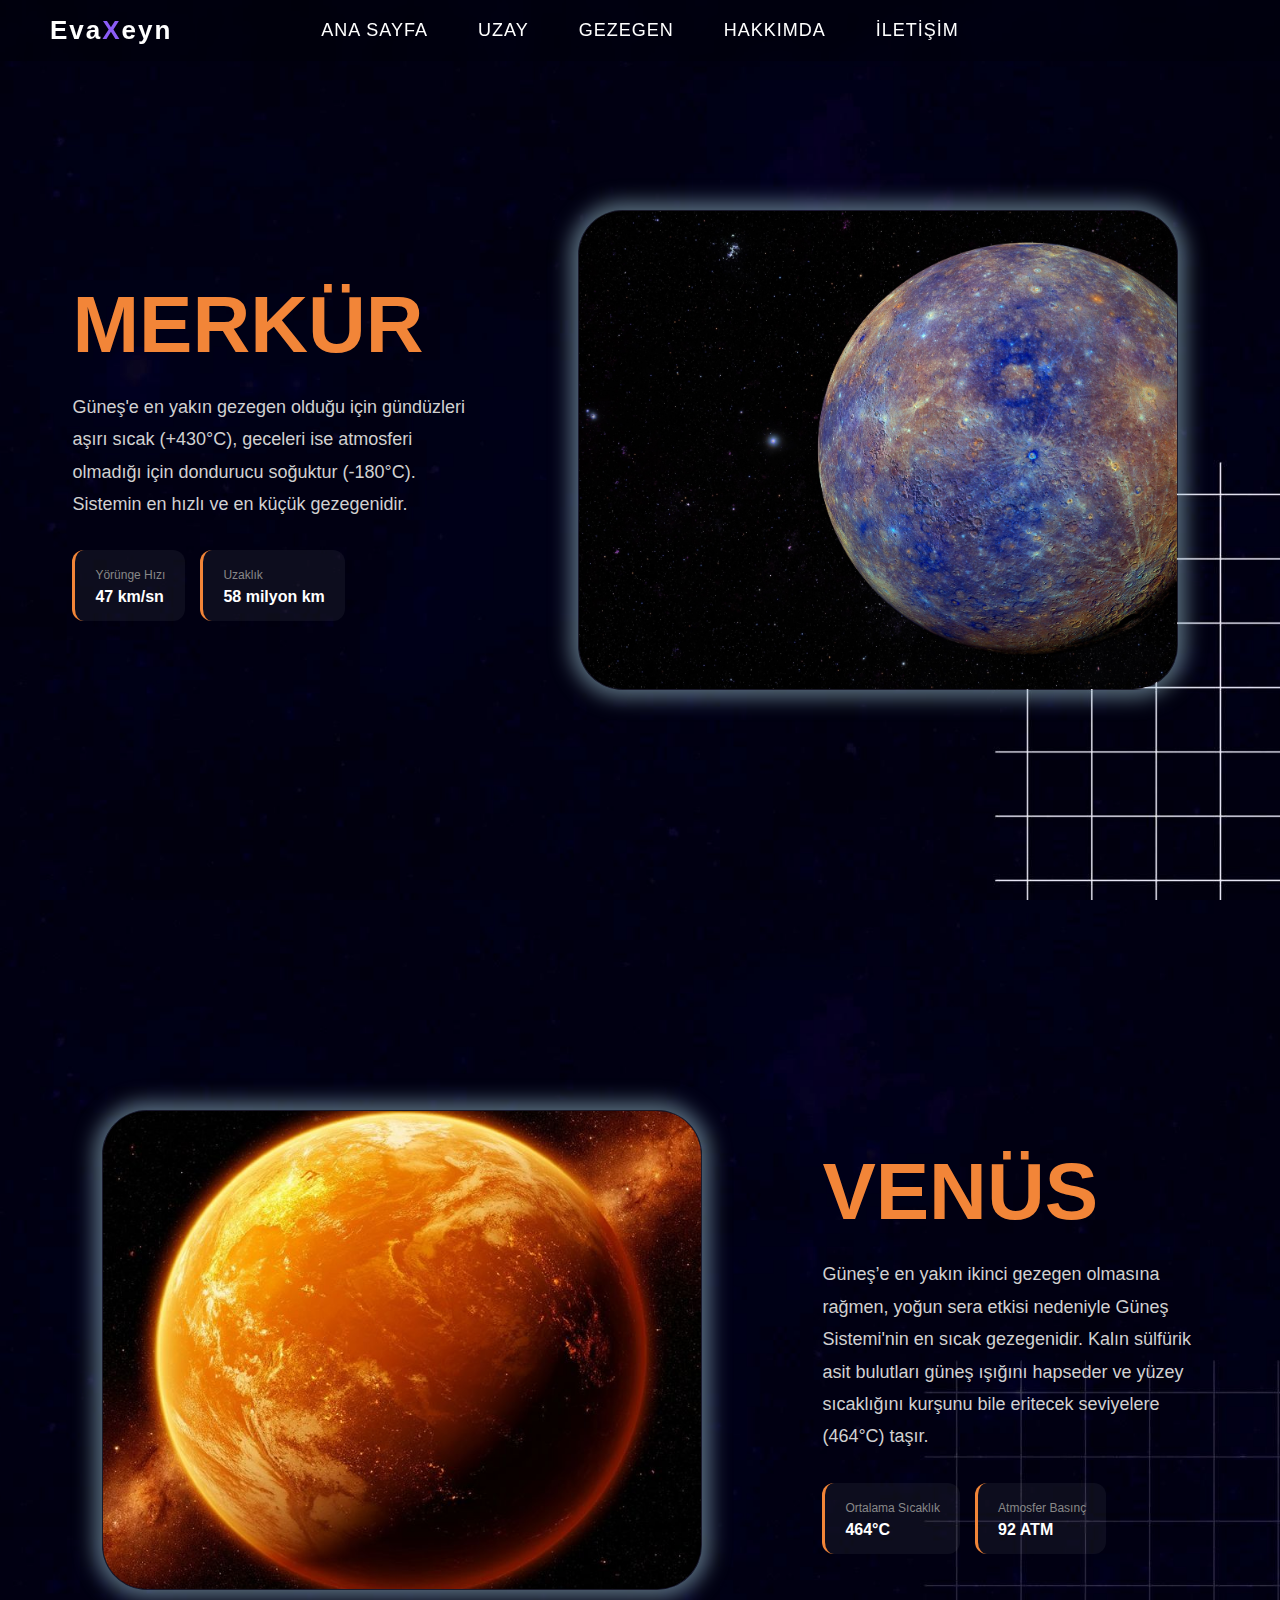
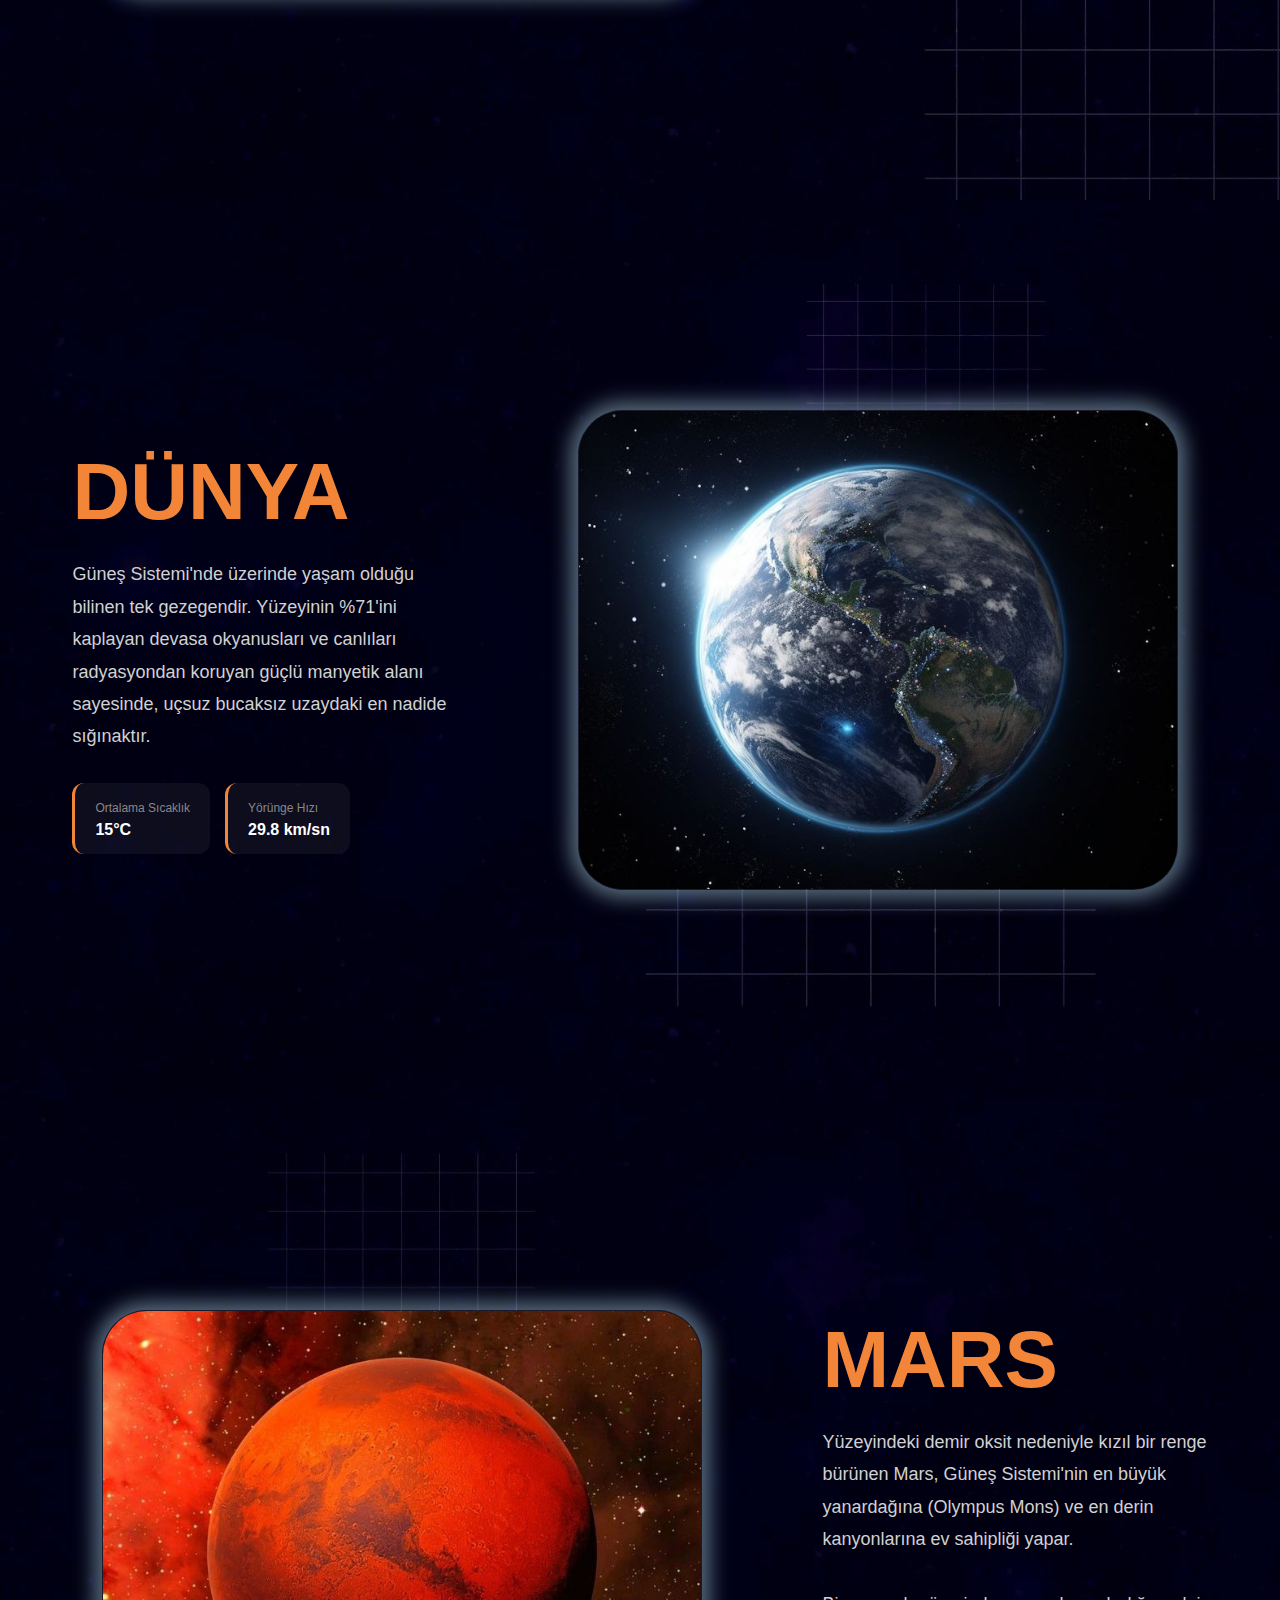
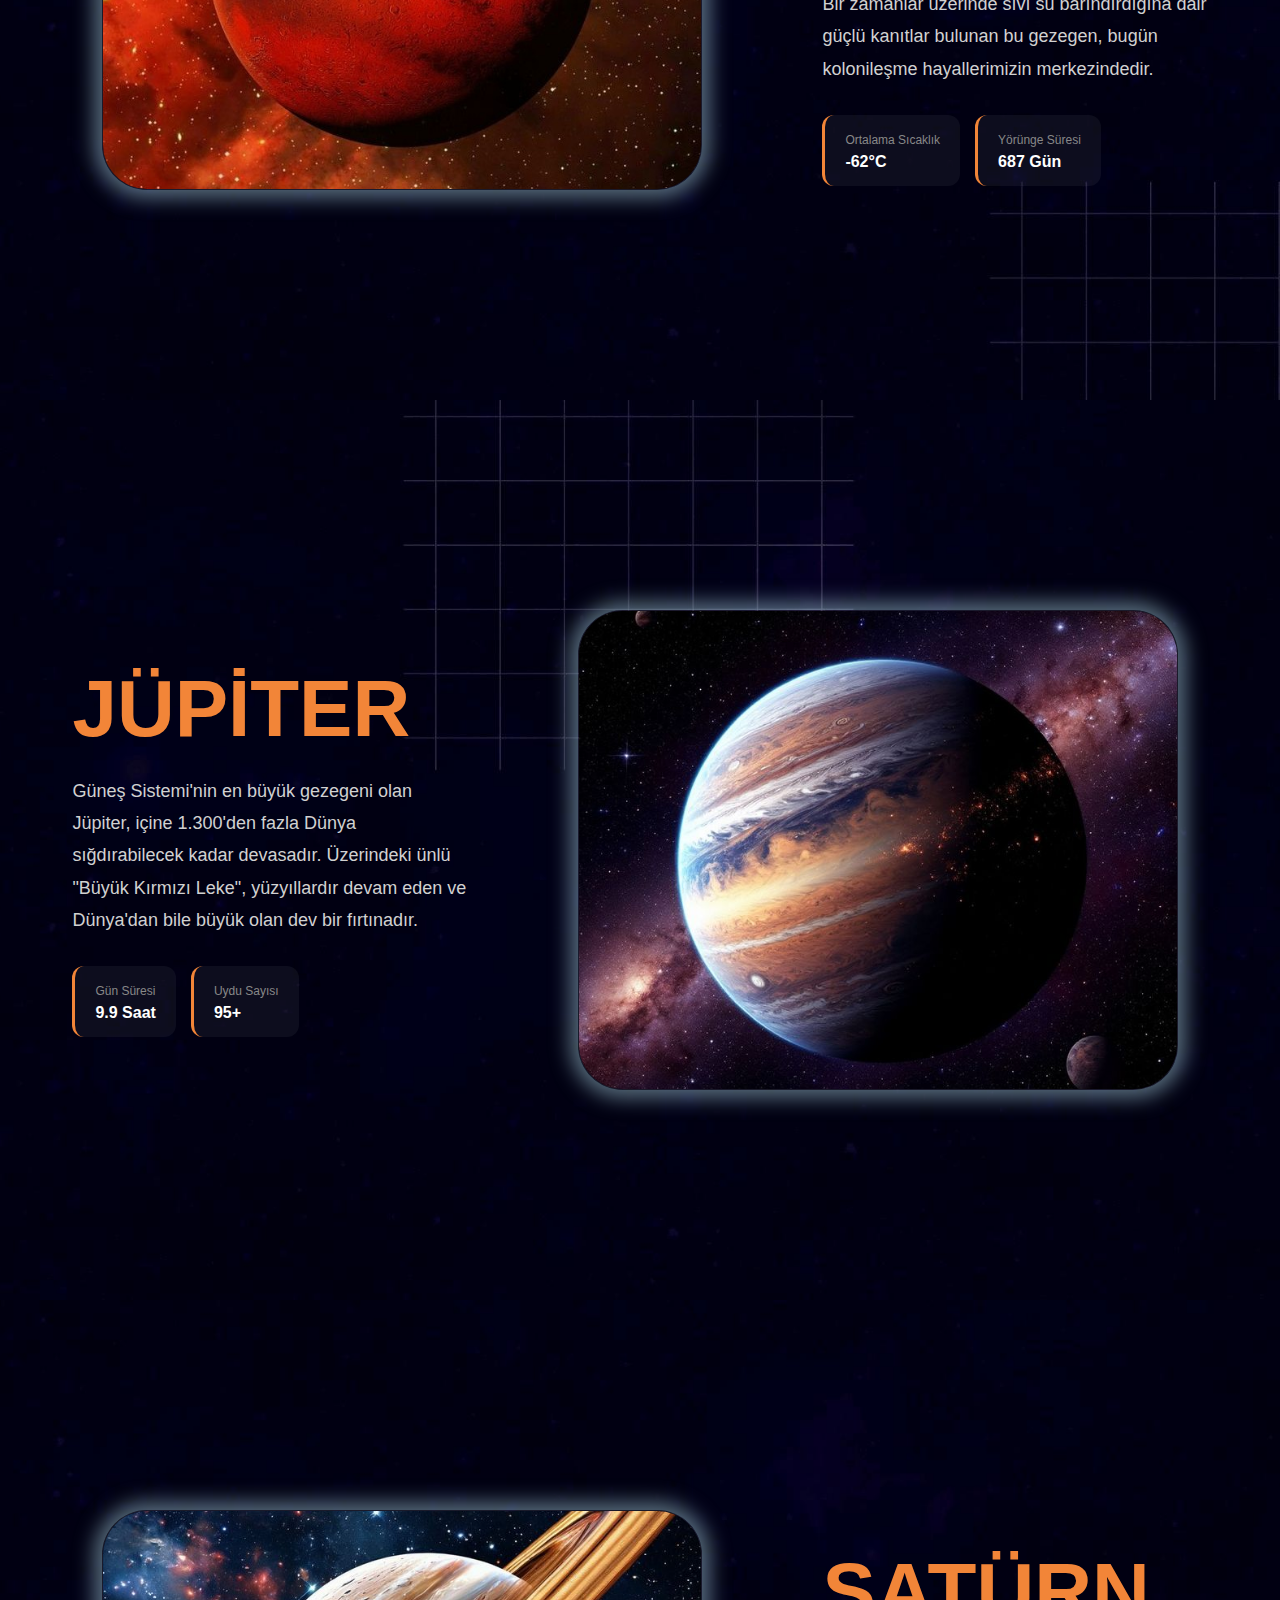
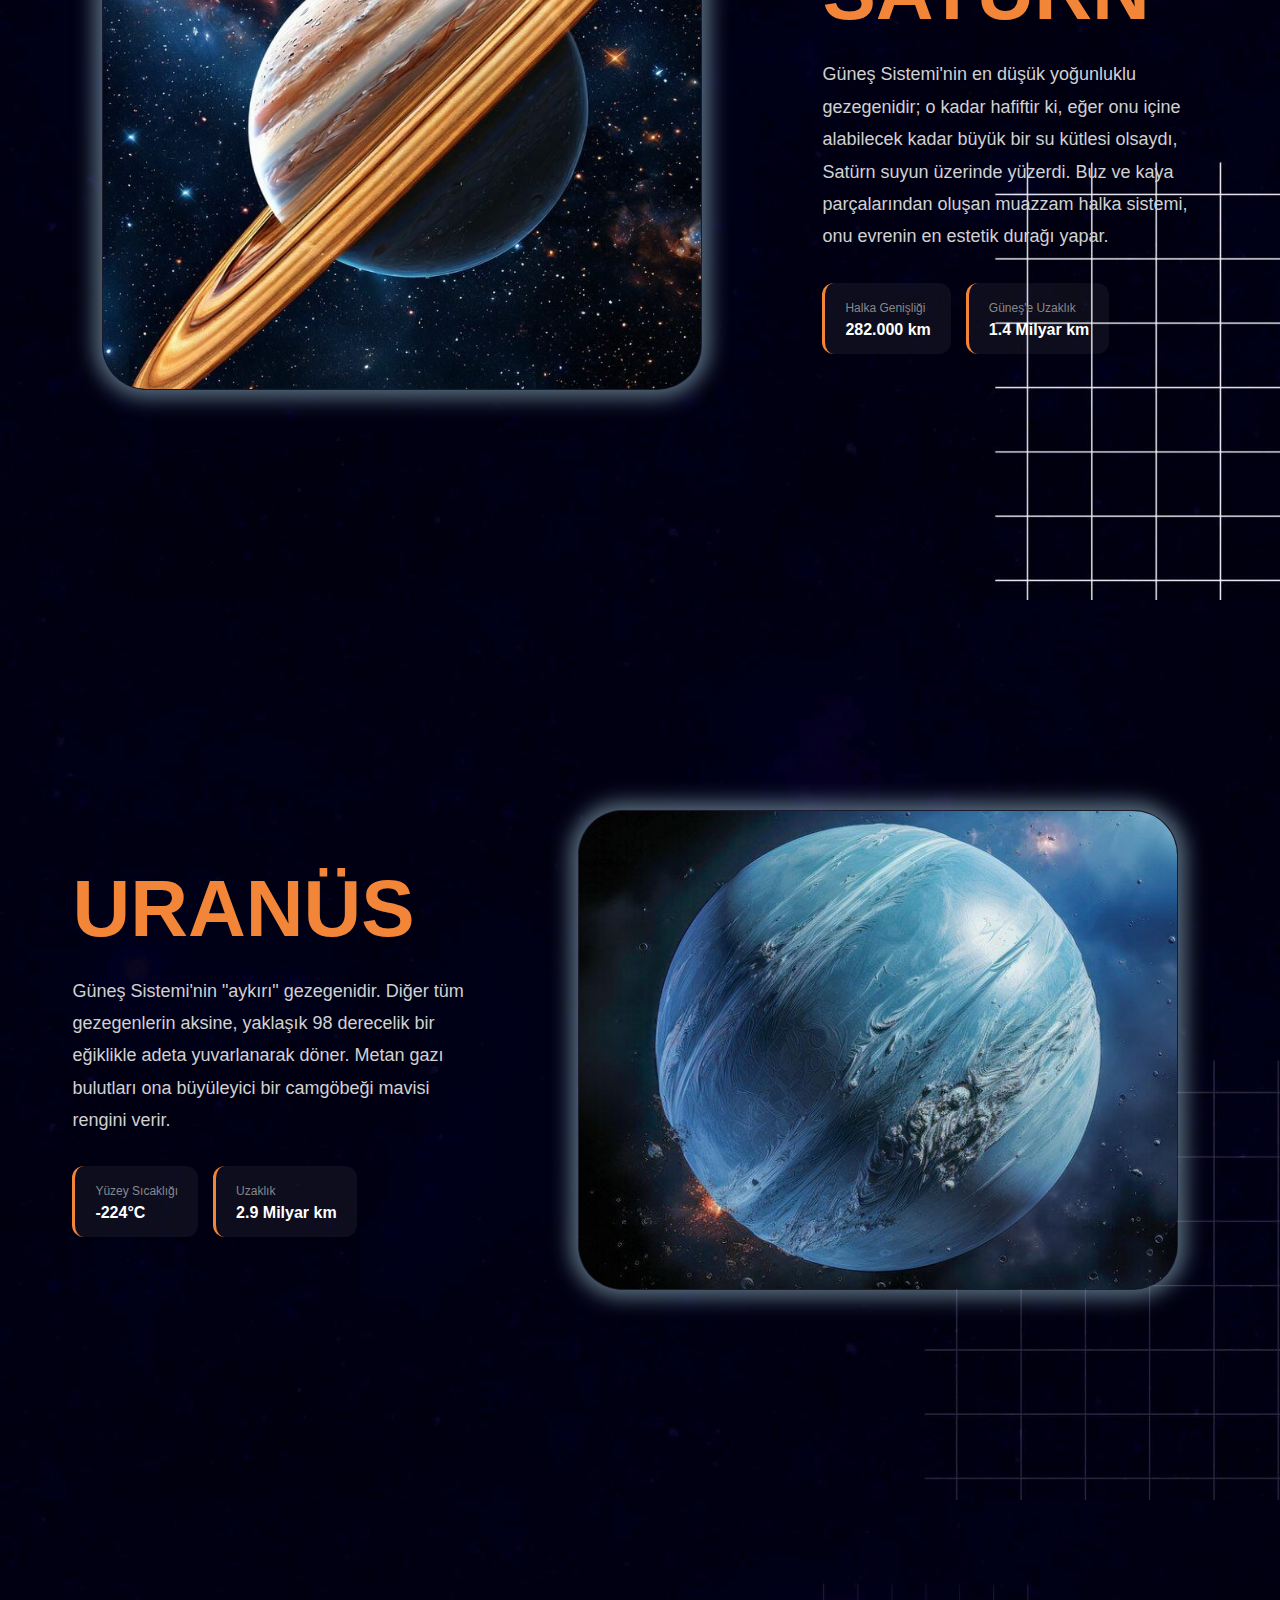
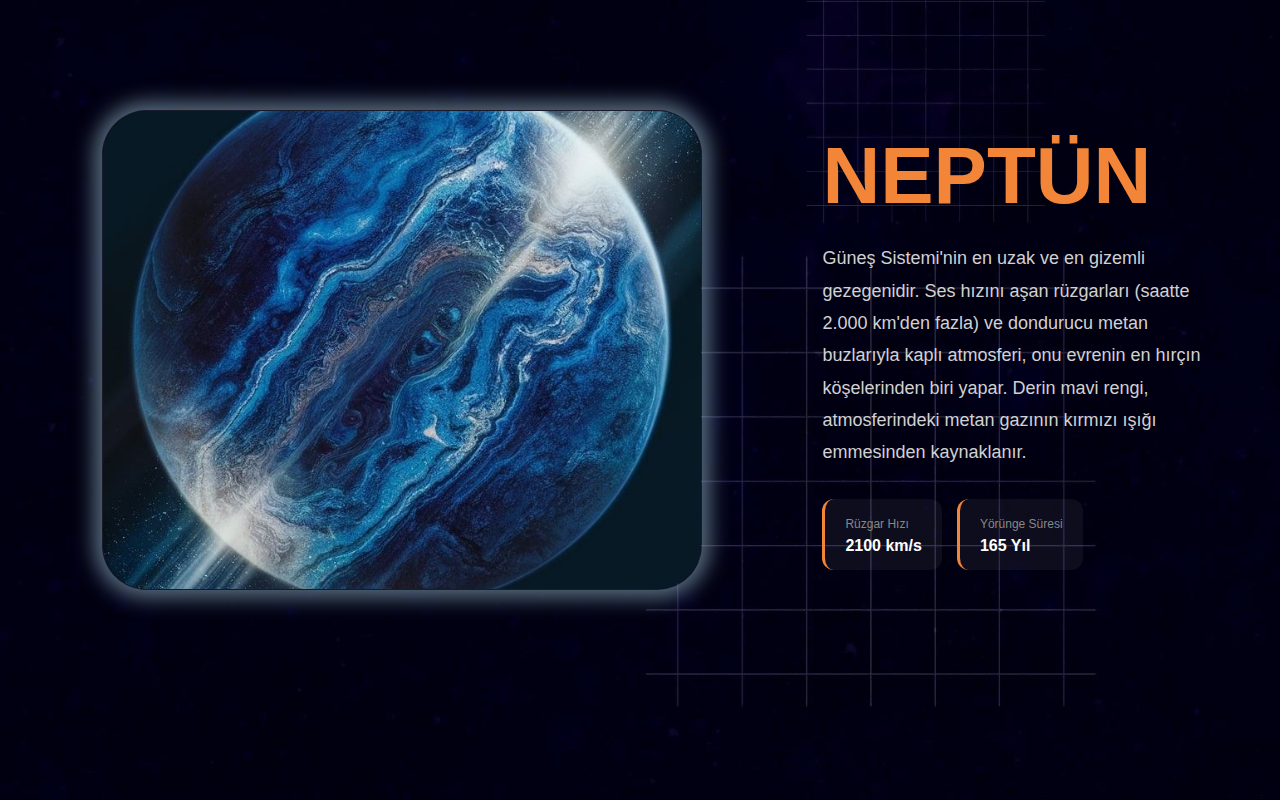
<file: gezegen.html>
<!DOCTYPE html>
<html lang="en">
<head>
    <meta charset="UTF-8">
    <meta name="viewport" content="width=device-width, initial-scale=1.0">
    <title>Gezegenler</title>
    <link rel="stylesheet" href="gezegen.css">
</head>
<body>
    
<nav class="nav">
    <div class="logo">Eva<span>X</span>eyn</div>
    <ul class="menü">
        <li><a href="index.html" >ANA SAYFA</a></li>
        <li><a href="uzay.html">UZAY</a></li>
        <li><a href="gezegen.html">GEZEGEN</a></li>
        <li><a href="hakkimda.html">HAKKIMDA</a></li>
        <li><a href="iletişim.html">İLETİŞİM</a></li>
    </ul>
</nav>

<!--MERKÜR-->
<section class="gezegen" id="merkur">
    <div class="arka-kisim" style="background-image:url('uzaykısımresim/arkaplan2.jpg')"></div>

    <div class="icerik">
        <div class="yazi">
            <h1>MERKÜR</h1>
            <p>
                Güneş'e en yakın gezegen olduğu için gündüzleri aşırı sıcak (+430°C),
                geceleri ise atmosferi olmadığı için dondurucu soğuktur (-180°C).
                Sistemin en hızlı ve en küçük gezegenidir.
            </p>

            <div class="bilgi-kutusu">
                <div class="bilgi-karti">
                    <span class="etiket">Yörünge Hızı</span>
                    <span class="deger">47 km/sn</span>
                </div>
                <div class="bilgi-karti">
                    <span class="etiket">Uzaklık</span>
                    <span class="deger">58 milyon km</span>
                </div>
            </div>
        </div>

        <div class="resim">
            <div class="cerceve">
                <img src="gezegenkısımresim/merkür.jpg">
            </div>
        </div>
    </div>
</section>



<!--VENÜS-->
<section class="gezegen" id="venus">
    <div class="arka-kisim" style="background-image:url('uzaykısımresim/arkaplan3.jpg')"></div>

    <div class="icerik ters">
        <div class="yazi">
            <h1>VENÜS</h1>
            <p>
                Güneş’e en yakın ikinci gezegen olmasına rağmen, yoğun sera etkisi nedeniyle Güneş Sistemi'nin en sıcak gezegenidir.
                Kalın sülfürik asit bulutları güneş ışığını hapseder ve yüzey sıcaklığını kurşunu bile eritecek seviyelere (464°C) taşır.
            </p>

            <div class="bilgi-kutusu">
                <div class="bilgi-karti">
                    <span class="etiket">Ortalama Sıcaklık</span>
                    <span class="deger">464°C</span>
                </div>
                <div class="bilgi-karti">
                    <span class="etiket">Atmosfer Basınç</span>
                    <span class="deger">92 ATM</span>
                </div>
            </div>
        </div>

        <div class="resim">
            <div class="cerceve">
                <img src="gezegenkısımresim/venüs.jpg">
            </div>
        </div>
    </div>
</section>



<!--DÜNYA KISMI-->
<section class="gezegen" id="dunya">
    <div class="arka-kisim" style="background-image:url('uzaykısımresim/arkaplan4.jpg')"></div>

    <div class="icerik">
        <div class="yazi">
            <h1>DÜNYA</h1>
            <p>
                Güneş Sistemi'nde üzerinde yaşam olduğu bilinen tek gezegendir.
                Yüzeyinin %71'ini kaplayan devasa okyanusları ve canlıları radyasyondan koruyan güçlü manyetik alanı sayesinde,
                uçsuz bucaksız uzaydaki en nadide sığınaktır.
            </p>

            <div class="bilgi-kutusu">
                <div class="bilgi-karti">
                    <span class="etiket">Ortalama Sıcaklık</span>
                    <span class="deger">15°C</span>
                </div>
                <div class="bilgi-karti">
                    <span class="etiket">Yörünge Hızı</span>
                    <span class="deger">29.8 km/sn</span>
                </div>
            </div>
        </div>

        <div class="resim">
            <div class="cerceve">
                <img src="gezegenkısımresim/dunya.jpg">
            </div>
        </div>
    </div>
</section>



<!--MARS KISIM-->
<section class="gezegen" id="mars">
    <div class="arka-kisim" style="background-image:url('uzaykısımresim/arkaplan5.jpg')"></div>

    <div class="icerik ters">
        <div class="yazi">
            <h1>MARS</h1>
            <p>
                Yüzeyindeki demir oksit nedeniyle kızıl bir renge bürünen Mars,
                Güneş Sistemi'nin en büyük yanardağına (Olympus Mons) ve en derin kanyonlarına ev sahipliği yapar. <br><br>
                Bir zamanlar üzerinde sıvı su barındırdığına dair güçlü kanıtlar bulunan bu gezegen, bugün kolonileşme hayallerimizin merkezindedir.
            </p>

            <div class="bilgi-kutusu">
                <div class="bilgi-karti">
                    <span class="etiket">Ortalama Sıcaklık</span>
                    <span class="deger">-62°C</span>
                </div>
                <div class="bilgi-karti">
                    <span class="etiket">Yörünge Süresi</span>
                    <span class="deger">687 Gün</span>
                </div>
            </div>
        </div>

        <div class="resim">
            <div class="cerceve">
                <img src="gezegenkısımresim/mars.jpg">
            </div>
        </div>
    </div>
</section>



<!--JÜPİTER KISIM-->
<section class="gezegen" id="jupiter">
    <div class="arka-kisim" style="background-image:url('uzaykısımresim/arkaplan6.jpg')"></div>

    <div class="icerik">
        <div class="yazi">
            <h1>JÜPİTER</h1>
            <p>
                Güneş Sistemi'nin en büyük gezegeni olan Jüpiter, içine 1.300'den fazla Dünya sığdırabilecek kadar devasadır.
                Üzerindeki ünlü "Büyük Kırmızı Leke", yüzyıllardır devam eden ve Dünya'dan bile büyük olan dev bir fırtınadır.
            </p>

            <div class="bilgi-kutusu">
                <div class="bilgi-karti">
                    <span class="etiket">Gün Süresi</span>
                    <span class="deger">9.9 Saat</span>
                </div>
                <div class="bilgi-karti">
                    <span class="etiket">Uydu Sayısı</span>
                    <span class="deger">95+</span>
                </div>
            </div>
        </div>

        <div class="resim">
            <div class="cerceve">
                <img src="gezegenkısımresim/jupiter.jpg">
            </div>
        </div>
    </div>
</section>



<!--SATÜRN KISIM-->
<section class="gezegen" id="saturn">
    <div class="arka-kisim" style="background-image:url('uzaykısımresim/arkaplan2.jpg')"></div>

    <div class="icerik ters">
        <div class="yazi">
            <h1>SATÜRN</h1>
            <p>
                Güneş Sistemi'nin en düşük yoğunluklu gezegenidir; o kadar hafiftir ki, eğer onu içine alabilecek kadar büyük bir su kütlesi olsaydı,
                Satürn suyun üzerinde yüzerdi. Buz ve kaya parçalarından oluşan muazzam halka sistemi, onu evrenin en estetik durağı yapar.
            </p>

            <div class="bilgi-kutusu">
                <div class="bilgi-karti">
                    <span class="etiket">Halka Genişliği</span>
                    <span class="deger">282.000 km</span>
                </div>
                <div class="bilgi-karti">
                    <span class="etiket">Güneş'e Uzaklık</span>
                    <span class="deger">1.4 Milyar km</span>
                </div>
            </div>
        </div>

        <div class="resim">
            <div class="cerceve">
                <img src="gezegenkısımresim/saturn.jpg">
            </div>
        </div>
    </div>
</section>



<!--URANÜS KISIM-->
<section class="gezegen" id="uranus">
    <div class="arka-kisim" style="background-image:url('uzaykısımresim/arkaplan3.jpg')"></div>

    <div class="icerik">
        <div class="yazi">
            <h1>URANÜS</h1>
            <p>
                Güneş Sistemi'nin "aykırı" gezegenidir.
                Diğer tüm gezegenlerin aksine, yaklaşık 98 derecelik bir eğiklikle adeta yuvarlanarak döner.
                Metan gazı bulutları ona büyüleyici bir camgöbeği mavisi rengini verir.
            </p>

            <div class="bilgi-kutusu">
                <div class="bilgi-karti">
                    <span class="etiket">Yüzey Sıcaklığı</span>
                    <span class="deger">-224°C</span>
                </div>
                <div class="bilgi-karti">
                    <span class="etiket">Uzaklık</span>
                    <span class="deger">2.9 Milyar km</span>
                </div>
            </div>
        </div>

        <div class="resim">
            <div class="cerceve">
                <img src="gezegenkısımresim/uranus.jpg">
            </div>
        </div>
    </div>
</section>



<!--NEPTÜN KISIM-->
<section class="gezegen" id="neptun">
    <div class="arka-kisim" style="background-image:url('uzaykısımresim/arkaplan4.jpg')"></div>

    <div class="icerik ters">
        <div class="yazi">
            <h1>NEPTÜN</h1>
            <p>
                Güneş Sistemi'nin en uzak ve en gizemli gezegenidir.
                Ses hızını aşan rüzgarları (saatte 2.000 km'den fazla) ve dondurucu metan buzlarıyla kaplı atmosferi,
                onu evrenin en hırçın köşelerinden biri yapar. Derin mavi rengi,
                atmosferindeki metan gazının kırmızı ışığı emmesinden kaynaklanır.
            </p>

            <div class="bilgi-kutusu">
                <div class="bilgi-karti">
                    <span class="etiket">Rüzgar Hızı</span>
                    <span class="deger">2100 km/s</span>
                </div>
                <div class="bilgi-karti">
                    <span class="etiket">Yörünge Süresi</span>
                    <span class="deger">165 Yıl</span>
                </div>
            </div>
        </div>

        <div class="resim">
            <div class="cerceve">
                <img src="gezegenkısımresim/neptun.jpg">
            </div>
        </div>
    </div>
</section>

</body>
</html>
</file>
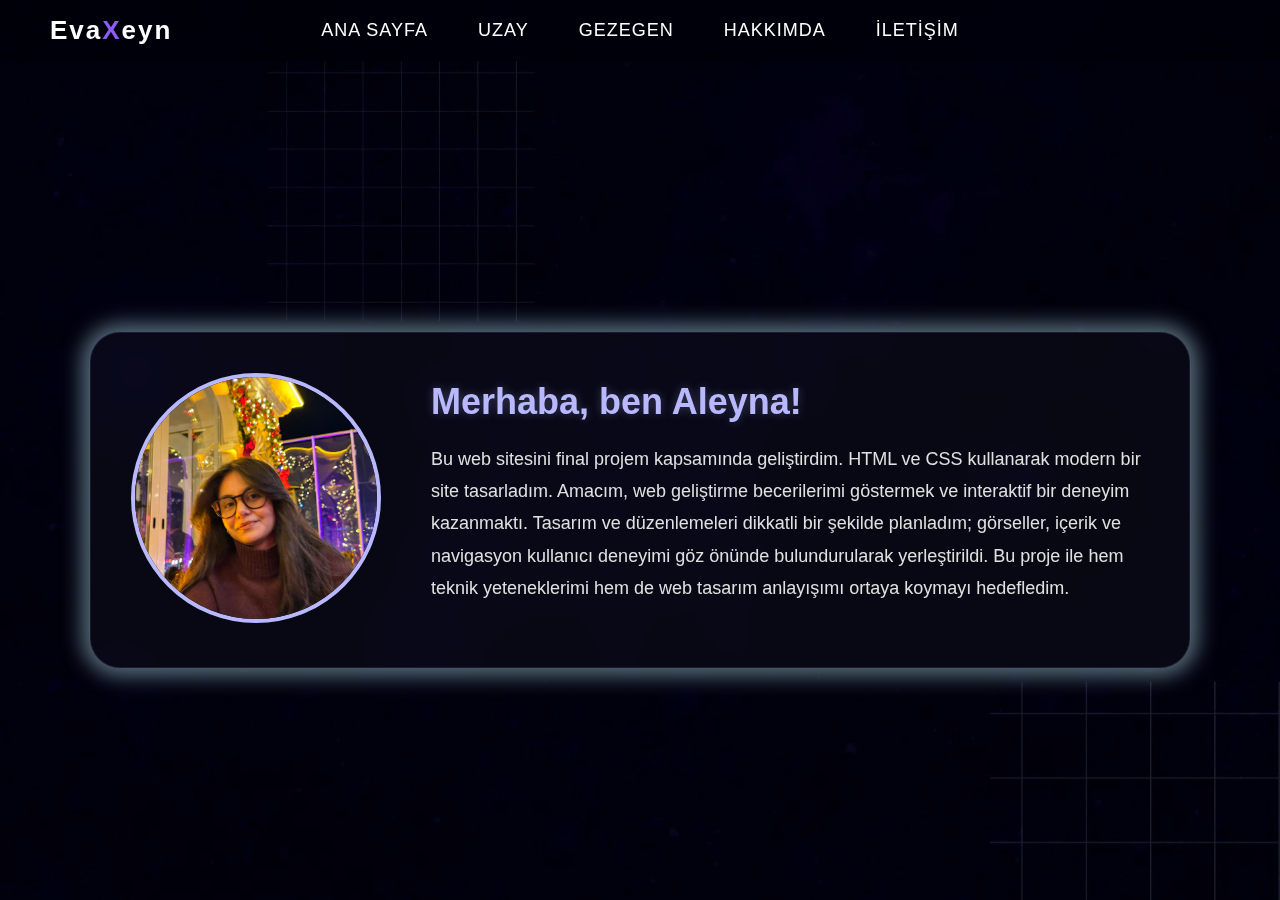
<file: hakkimda.html>
<!DOCTYPE html>
<html lang="en">
<head>
    <meta charset="UTF-8">
    <meta name="viewport" content="width=device-width, initial-scale=1.0">
    <title>Hakkımda</title>
    <link rel="stylesheet" href="hakkimda.css">
</head>
<body>
    
<nav class="nav">
    <div class="logo">Eva<span>X</span>eyn</div>
    <ul class="menü">
        <li><a href="index.html" >ANA SAYFA</a></li>
        <li><a href="uzay.html">UZAY</a></li>
        <li><a href="gezegen.html">GEZEGEN</a></li>
        <li><a href="hakkimda.html">HAKKIMDA</a></li>
        <li><a href="iletişim.html">İLETİŞİM</a></li>
    </ul>
</nav>

<section class="hakkinda" id="hakkinda">
  <div class="arka-kis">
    
  <div class="foto">
    <img src="BENNNNNNNNNNNNNNNNNNNN.jpeg">
  </div>

    <div class="metin">
      <h2>Merhaba, ben Aleyna!</h2>
      <p>
        Bu web sitesini final projem kapsamında geliştirdim. HTML ve CSS  kullanarak modern bir site tasarladım.
        Amacım, web geliştirme becerilerimi göstermek ve interaktif bir deneyim kazanmaktı. 
        Tasarım ve düzenlemeleri dikkatli bir şekilde planladım; görseller, içerik ve navigasyon kullanıcı deneyimi göz önünde bulundurularak yerleştirildi.
        Bu proje ile hem teknik yeteneklerimi hem de web tasarım anlayışımı ortaya koymayı hedefledim.
      </p>
    </div>
    </div>
    </div>
</section>
</body>
</html>
</file>
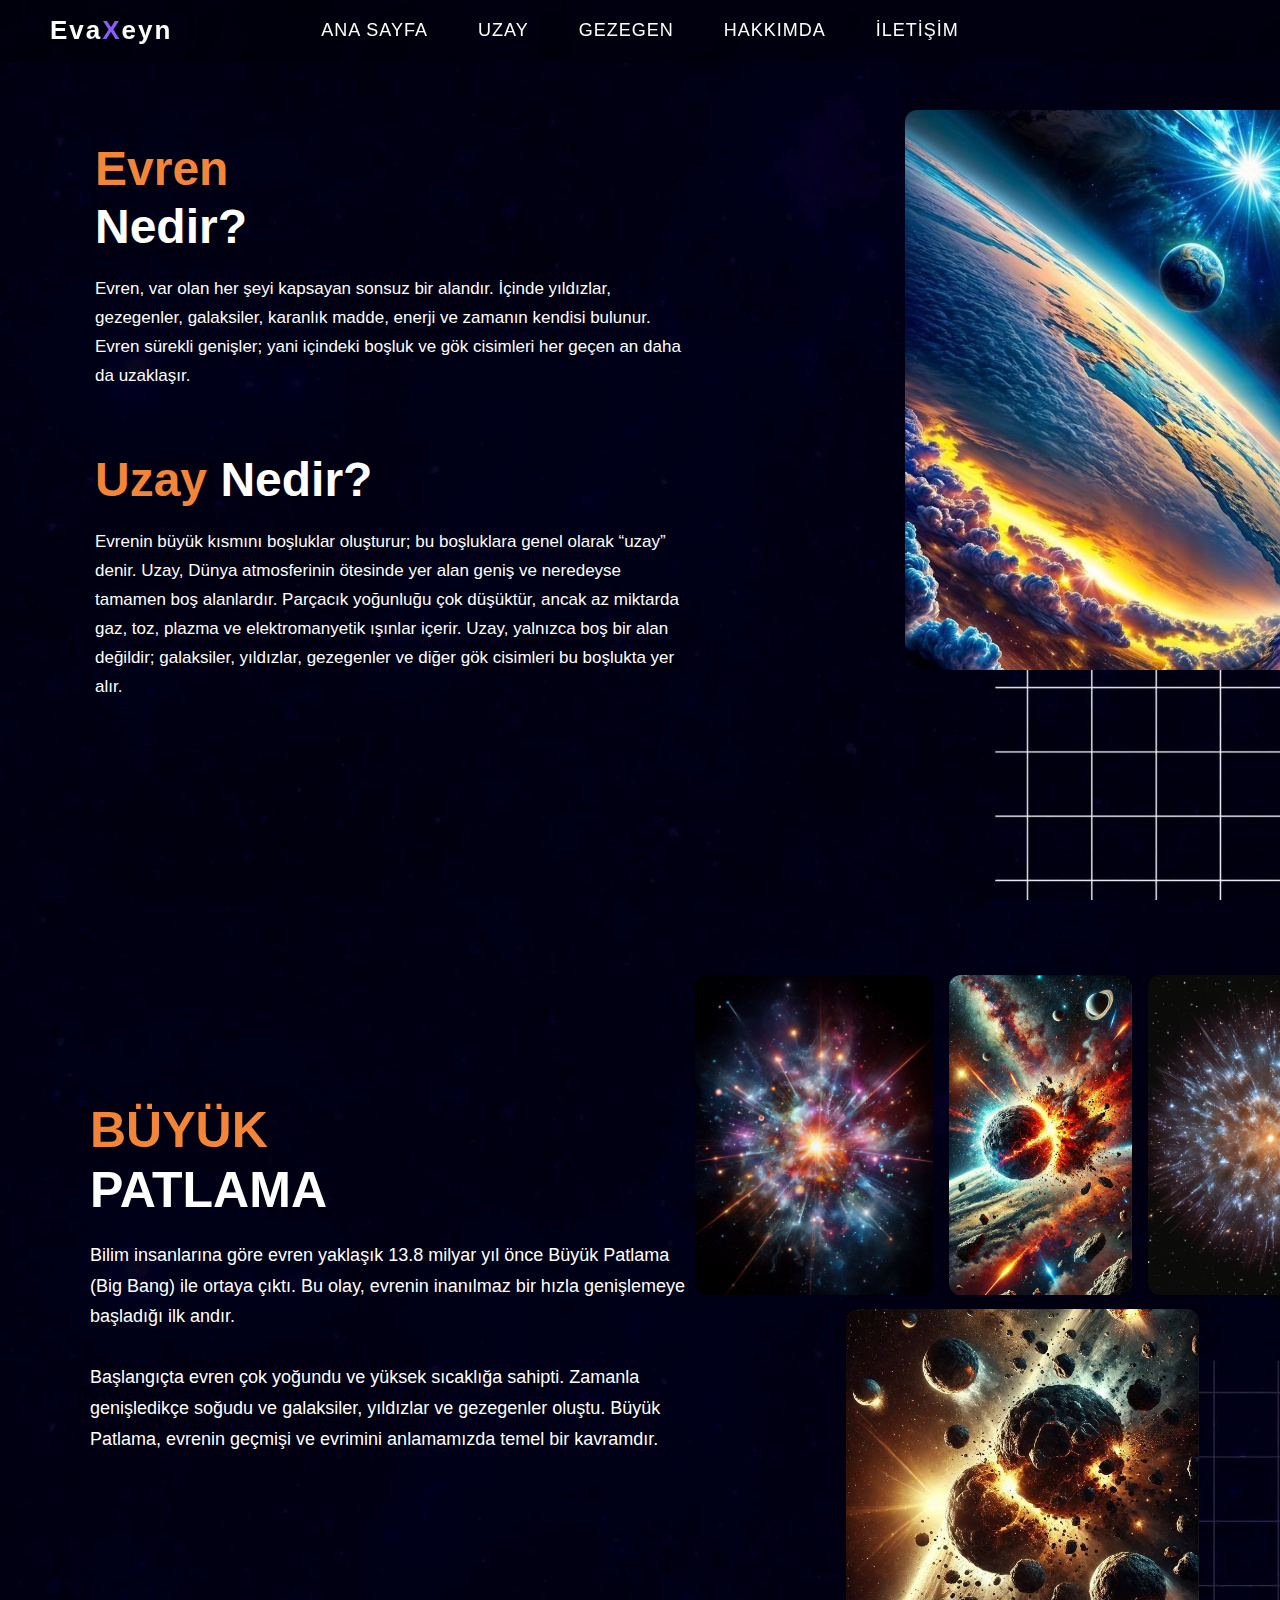
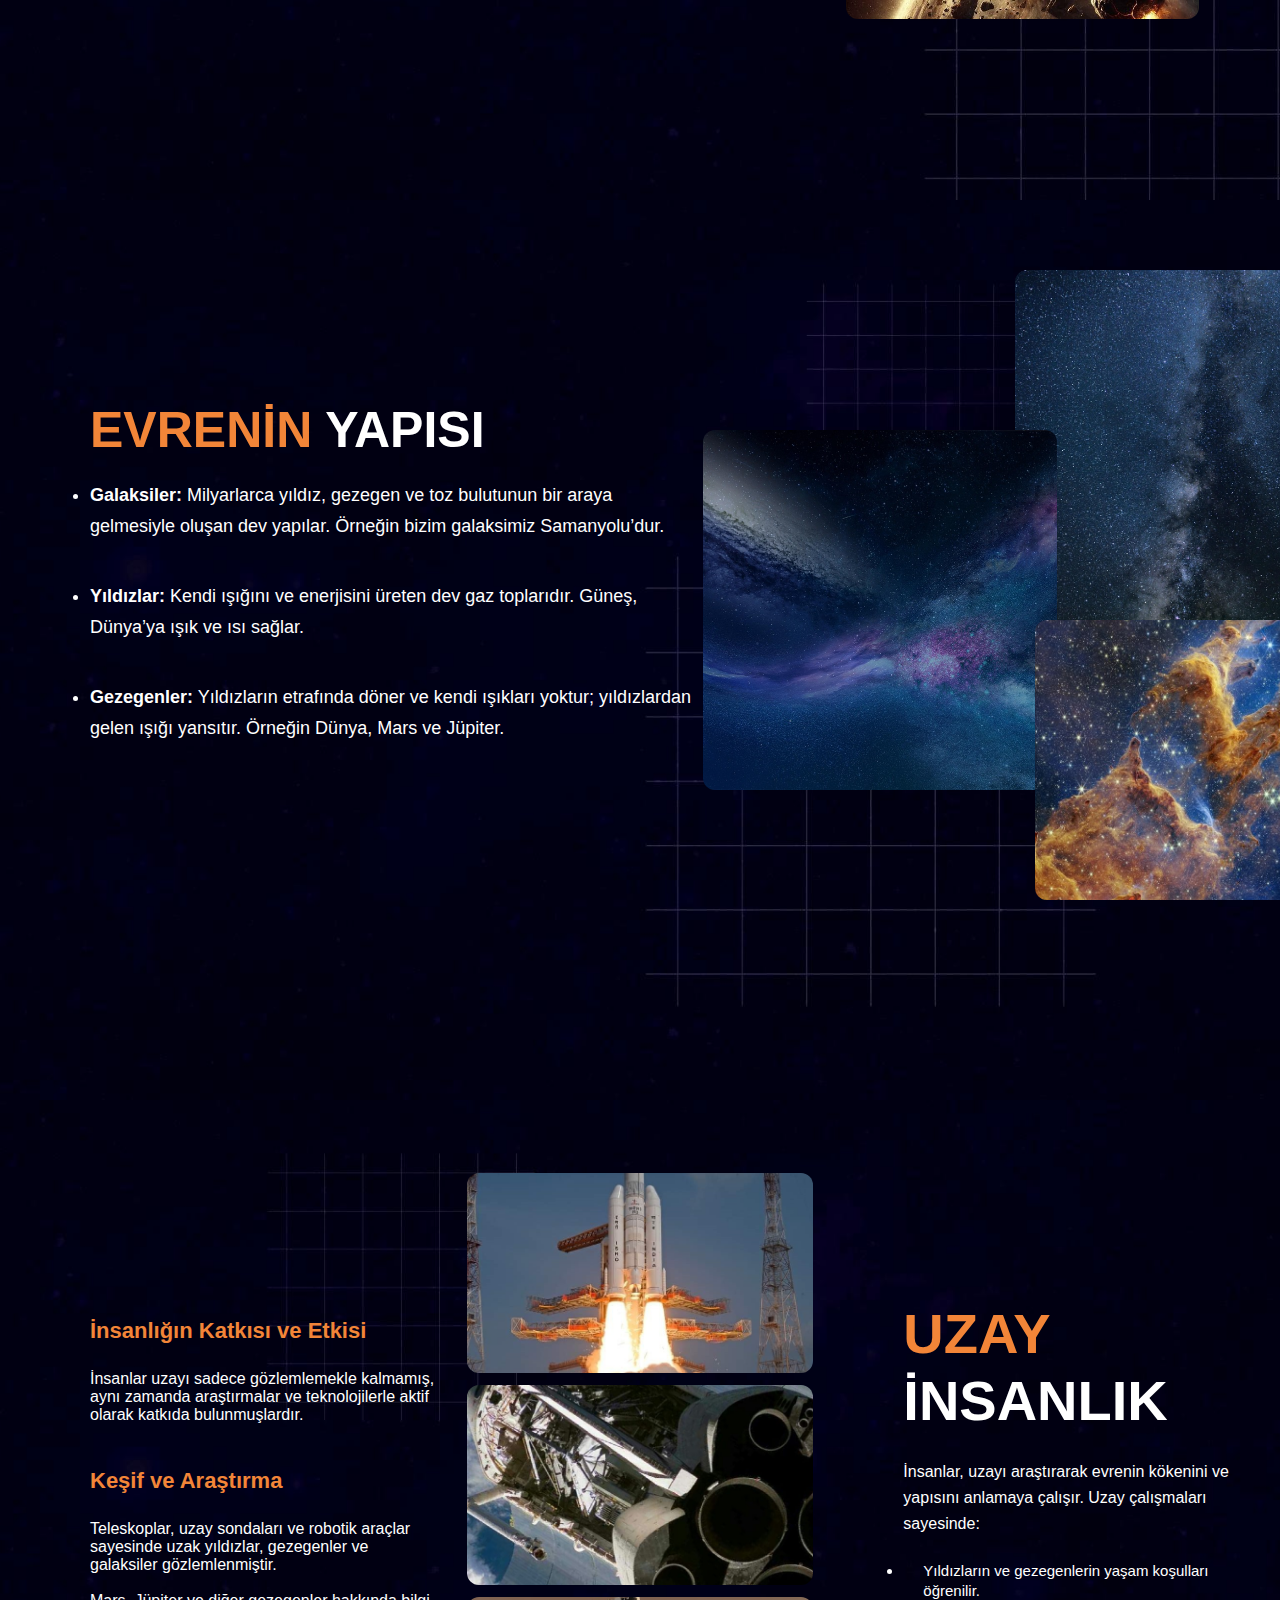
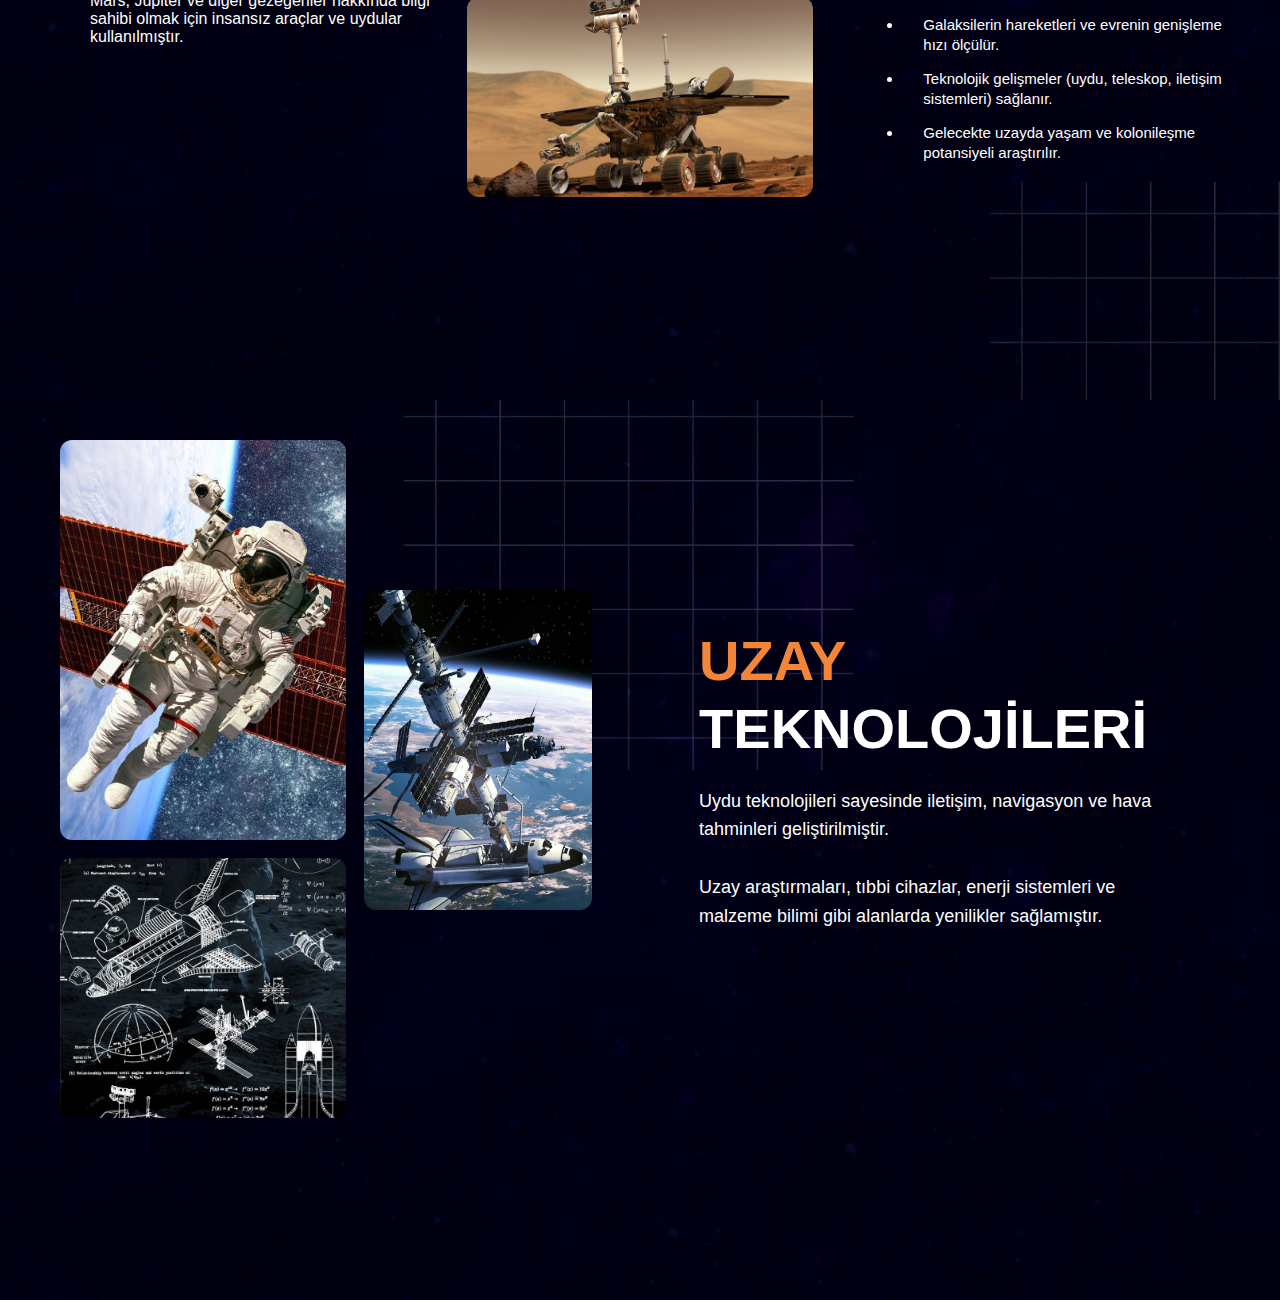
<file: uzay.html>
<!DOCTYPE html>
<html lang="en">
<head>
    <meta charset="UTF-8">
    <meta name="viewport" content="width=device-width, initial-scale=1.0">
    <title>Uzay</title>
    <link rel="stylesheet" href="uzay.css">
</head>
<body>

<nav class="nav">
    <div class="logo">Eva<span>X</span>eyn</div>
    <ul class="menü">
        <li><a href="index.html" >ANA SAYFA</a></li>
        <li><a href="uzay.html">UZAY</a></li>
        <li><a href="gezegen.html">GEZEGEN</a></li>
        <li><a href="hakkimda.html">HAKKIMDA</a></li>
        <li><a href="iletişim.html">İLETİŞİM</a></li>
    </ul>
</nav>

<!--EVREN NEDİR KISMI-->
<section class="anasayfa2" id="uzay">

<div class="evren-uzay1">
    <div class="ilkyazi">
        <h1><span>Evren</span><br> Nedir?</h1>
        <p>
            Evren, var olan her şeyi kapsayan sonsuz bir alandır. İçinde yıldızlar,
            gezegenler, galaksiler, karanlık madde, enerji ve zamanın kendisi bulunur.
            Evren sürekli genişler; yani içindeki boşluk ve gök cisimleri her geçen
            an daha da uzaklaşır.
        </p>
        <h1><span>Uzay</span> Nedir?</h1>
        <p>
            Evrenin büyük kısmını boşluklar oluşturur; bu boşluklara genel olarak “uzay” denir. Uzay, Dünya atmosferinin ötesinde yer alan geniş ve neredeyse tamamen boş alanlardır. Parçacık yoğunluğu çok düşüktür, ancak az miktarda gaz, toz, plazma ve elektromanyetik ışınlar içerir. Uzay, yalnızca boş bir alan değildir; galaksiler, yıldızlar, gezegenler ve diğer gök cisimleri bu boşlukta yer alır.
        </p>
    </div>
    
    <div class="resim-alani">
      <img src="uzaykısımresim/uzayresim.jpg">
    </div>

</section>
</div>


<!--BÜYÜK PATLAMA KISMI-->
<section class="anasayfa3" id="patlama">

<div class="patlama1">
    <div class="ilkyazi2">
        <h1><span>BÜYÜK</span><br>PATLAMA</h1>
        <p>
           Bilim insanlarına göre evren yaklaşık 13.8 milyar yıl önce Büyük Patlama<br> (Big Bang) ile ortaya çıktı. Bu olay, evrenin inanılmaz bir hızla genişlemeye başladığı ilk andır.
          <br>
          <br>
           Başlangıçta evren çok yoğundu ve yüksek sıcaklığa sahipti. Zamanla genişledikçe soğudu ve galaksiler, yıldızlar ve gezegenler oluştu. Büyük Patlama, evrenin geçmişi ve evrimini anlamamızda temel bir kavramdır.
       </p>
    </div>

    <div class="resim-alani2">
        <div class="üst-resimler">
      <img src="uzaykısımresim/uzayresim3.jpg" class="resim1">
      <img src="uzaykısımresim/uzayresim4.jpg" class="resim2">
      <img src="uzaykısımresim/uzayresim5.jpg" class="resim3">
        </div>  
   
    <div class="resim-4">
        <img src="uzaykısımresim/uzayresim6.jpg">
    </div> 
    
    </div>
</div>
</section>



<!--EVRENİN YAPISI KISMI-->
<section class="anasayfa4" id="evren">

<div class="evrenyapi">
    <div class="ilkyazi3">
       <h1><span>EVRENİN</span> YAPISI</h1>
       <ul>
       <li><strong>Galaksiler:</strong> Milyarlarca yıldız, gezegen ve toz bulutunun bir araya gelmesiyle oluşan dev yapılar. Örneğin bizim galaksimiz Samanyolu’dur. </li>
       <li><strong>Yıldızlar:</strong> Kendi ışığını ve enerjisini üreten dev gaz toplarıdır. Güneş, Dünya’ya ışık ve ısı sağlar. </li>
       <li><strong>Gezegenler:</strong> Yıldızların etrafında döner ve kendi ışıkları yoktur; yıldızlardan gelen ışığı yansıtır. Örneğin Dünya, Mars ve Jüpiter. </li>
       </ul>
    </div>

    <div class="resim-alani3">
        <img src="uzaykısımresim/uzayresim7.jpg" class="resim-1">
        <img src="uzaykısımresim/uzayresim8.jpg" class="resim-2">
        <img src="uzaykısımresim/uzayresim9.jpg" class="resim-3">
    </div>
       
</div>
</section>

 
<!--İNSANLIK KISMI-->
<section class="anasayfa5" id="insanlik">
<div class="insanlik">

<!--SOL KISIM-->
<div class="solkisim">
    <div class="solkisim-alan">
        <h3><span>İnsanlığın Katkısı ve Etkisi</span></h3> 
        <br>
        <p>İnsanlar uzayı sadece gözlemlemekle kalmamış, aynı zamanda araştırmalar ve teknolojilerle aktif olarak katkıda bulunmuşlardır.</p>
        <br>
        <br>
        <h3><span>Keşif ve Araştırma</span></h3>
        <br>
        <p>Teleskoplar, uzay sondaları ve robotik araçlar sayesinde uzak yıldızlar, gezegenler ve galaksiler gözlemlenmiştir.
        <br>
        <br>
        Mars, Jüpiter ve diğer gezegenler hakkında bilgi sahibi olmak için insansız araçlar ve uydular kullanılmıştır.</p>
    </div>
</div>   

<!--ORTA KISIM-->
<div class="resimler">
    <img src="uzaykısımresim/uzayresim10.jpg">
    <img src="uzaykısımresim/uzayresim11.jpg">
    <img src="uzaykısımresim/uzayresim12.jpg">
</div>    

<!--SAĞ KISIM-->
    <div class="sagkisim">
        <h1><span>UZAY</span><br> İNSANLIK</h1>
        <p>
        İnsanlar, uzayı araştırarak evrenin kökenini ve yapısını anlamaya çalışır. Uzay çalışmaları sayesinde:
        </p>
        <ul>
            <li>Yıldızların ve gezegenlerin yaşam koşulları öğrenilir.</li>
            <li>Galaksilerin hareketleri ve evrenin genişleme hızı ölçülür.</li>
            <li>Teknolojik gelişmeler (uydu, teleskop, iletişim sistemleri) sağlanır.</li>
            <li>Gelecekte uzayda yaşam ve kolonileşme potansiyeli araştırılır.</li>
        </ul>
    </div>
</section>


<!--TEKNOLOJİ KISMI-->
<section class="anasayfa6" id="teknoloji">
<div class="uzay-teknoloji">

<!--SOL RESİMLER-->
     <div class="uzay-resimler">
      <img src="uzaykısımresim/uzayresim13.jpg" class="dikey">
      <img src="uzaykısımresim/uzayresim14.jpg" class="yan-dikey">
      <img src="uzaykısımresim/uzayresim15.jpg" class="alt">
     </div>

<!--SAĞ YAZI-->
<div class="uzay-yazi">
    <h1><span>UZAY</span><br>TEKNOLOJİLERİ</h1>
    <p>
        Uydu teknolojileri sayesinde iletişim, navigasyon ve hava tahminleri geliştirilmiştir.
        <br>
        <br>
        Uzay araştırmaları, tıbbi cihazlar, enerji sistemleri ve malzeme bilimi gibi alanlarda yenilikler sağlamıştır.
    </p>
</div>    
</div>
</section>  
</body>
</html>
</file>
<file: gezegen.css>
*{
  margin: 0;
  padding: 0;
  box-sizing: border-box;
  font-family: Arial, Helvetica, sans-serif;
}

body{
  height: 100vh;
}

.nav{
  width: 100%;
  position: fixed;
  top: 0;
  left: 0;
  display: flex;
  align-items: center;
  justify-content: center; 
  padding: 20px 50px;
  background: rgba(0, 0, 0, 0.2); 
  backdrop-filter: blur(10px); 
  z-index: 1000;
}

.logo{
  position: absolute;
  font-size: 26px;
  color: white;
  font-weight: 700;
  left: 50px;
  letter-spacing: 2px;
}

.logo span{
  color: #8B5CF6; 
}

.menü{
  display: flex;
  gap: 50px; 
  list-style: none;
}

.menü li a{
  color: #ffffff;
  position: relative;
  font-weight: 500;
  font-size: 18px;
  text-decoration: none;
  letter-spacing: 1px;
  transition: 0.3s;
  padding-bottom: 8px;
}

.menü li a::after{
  content: '';
  position: absolute;
  width: 0;
  height: 1px;
  bottom: 0;
  left: 0;
  background-color: #b8b8ff; 
  transition: 0.4s ease;
}

.menü li a:hover::after{
  width: 100%; 
}

.menü li a:hover{
  font-weight: bold;
  color: #b8b8ff;
}

.gezegen{
  min-height: 100vh;
  display: flex;
  align-items: center;
  padding: 0 8%;
  position: relative;
}

.arka-kisim{
  position: absolute;
  inset: 0;
  background-size: cover;
  background-position: center;
  z-index: -1;
}

.icerik{
  display: flex;
  align-items: center;
  justify-content: space-between;
  gap: 80px;
}

.icerik.ters{
  display: flex;
  flex-direction: row-reverse;
  align-items: center;
  justify-content: space-between;
  gap: 80px;
}

.yazi{
  position: relative;
}

.icerik .yazi{
  left: -30px;
}

.icerik.ters .yazi{
  left: auto;
  right: -40px;
}

.yazi h1{
  font-size: 80px;
  color: #f28538;
  margin-bottom: 20px;
  font-weight: 600;
}

.yazi p{
  font-size: 18px;
  color: #d1d1d1;
  line-height: 1.8;
}

.bilgi-kutusu{
  display: flex;
  gap: 15px;
  margin-top: 30px;
}

.bilgi-karti{
  background: rgba(255,255,255,0.05);
  padding: 15px 20px;
  border-radius: 12px;
  border-left: 3px solid #f28538;
}

.etiket{
  font-size: 12px;
  color: #888;
}

.deger{
  font-size: 16px;
  color: #ffffff;
  font-weight: bold;
  display: block;
  margin-top: 5px;
}

.cerceve {
  width: 600px;
  height: 480px;
  border-radius: 45px;
  overflow: hidden;
  border: 1px solid rgba(255,255,255,0.1);
  box-shadow: 0 0 20px 8px rgba(173, 216, 230, 0.5);
}

.cerceve img{
  width: 100%;
  height: 100%;
  object-fit: cover;
}



/* 📱 MOBİL DÜZEN – GEZEGEN SAYFASI */
@media (max-width: 768px) {

  body {
    overflow-x: hidden;
  }

  /* NAVBAR */
  .nav {
    flex-direction: column;
    padding: 15px 20px;
  }

  .logo {
    position: static;
    margin-bottom: 10px;
  }

  .menü {
    flex-direction: column;
    gap: 15px;
  }

  /* GEZEGEN BÖLÜMLERİ */
  .gezegen {
    min-height: auto;
    padding: 100px 20px;
  }

  /* İÇERİK TEK SÜTUN */
  .icerik,
  .icerik.ters {
    flex-direction: column;
    gap: 30px;
  }

  /* YAZI */
  .icerik .yazi,
  .icerik.ters .yazi {
    left: 0;
    right: 0;
    text-align: center;
  }

  .yazi h1 {
    font-size: 32px;
  }

  .yazi p {
    font-size: 16px;
  }

  /* BİLGİ KUTULARI */
  .bilgi-kutusu {
    flex-direction: column;
    align-items: center;
  }

  .bilgi-karti {
    width: 100%;
    max-width: 280px;
    text-align: center;
  }

  /* RESİM */
  .cerceve {
    width: 100%;
    height: auto;
    max-width: 320px;
    margin: 0 auto;
  }

  .cerceve img {
    width: 100%;
    height: auto;
  }

}
</file>
<file: hakkimda.css>
*{
  margin: 0;
  padding: 0;
  box-sizing: border-box;
  font-family: Arial, Helvetica, sans-serif;
}

body{
  height: 100vh;
  color: white;
  overflow-x: hidden;
}

.nav{
  width: 100%;
  position: fixed;
  top: 0;
  left: 0;
  display: flex;
  align-items: center;
  justify-content: center; 
  padding: 20px 50px;
  background: rgba(0, 0, 0, 0.2); 
  backdrop-filter: blur(10px); 
  z-index: 1000;
}

.logo{
  position: absolute;
  font-size: 26px;
  color: white;
  font-weight: 700;
  left: 50px;
  letter-spacing: 2px;
}

.logo span{
  color: #8B5CF6; 
}

.menü{
  display: flex;
  gap: 50px; 
  list-style: none;
}

.menü li a{
  color: #ffffff;
  position: relative;
  font-weight: 500;
  font-size: 18px;
  text-decoration: none;
  letter-spacing: 1px;
  transition: 0.3s;
  padding-bottom: 8px;
}

.menü li a::after{
  content: '';
  position: absolute;
  width: 0;
  height: 1px;
  bottom: 0;
  left: 0;
  background-color: #b8b8ff; 
  transition: 0.4s ease;
}

.menü li a:hover::after{
  width: 100%; 
}

.menü li a:hover{
  font-weight: bold;
  color: #b8b8ff;
}


.hakkinda {
  position: relative;
  min-height: 100vh;
  display: flex;
  align-items: center;
  justify-content: center;
  padding-top: 100px; 
  background-image: linear-gradient(rgba(0,0,0,0.3), rgba(0,0,0,0.3)),url(uzaykısımresim/arkaplan5.jpg);
  background-size: cover;
  background-position: center;
  background-repeat: no-repeat;
  box-shadow: 0 0 20px 8px rgba(173, 216, 230, 0.5);
    
}

.arka-kis {
  background-image: url(uzaykısımresim/arkaplan2.jpg);
  display: flex;
  flex-wrap: wrap;
  align-items: center;
  justify-content: center;
  gap: 50px;
  max-width: 1100px;
  margin: 0 auto;
  padding: 40px;
  background: rgba(255, 255, 255, 0.03); 
  backdrop-filter: blur(15px); 
  border-radius: 30px;
  border: 1px solid rgba(184, 184, 255, 0.1);
  box-shadow: 0 0 20px 8px rgba(173, 216, 230, 0.5);
  z-index: 2;
}

.foto img {
  width: 250px;
  height: 250px;
  object-fit: cover;
  border-radius: 50%;
  border: 4px solid #b8b8ff; 
  transition: transform 0.4s ease;
}

.foto img:hover {
  transform: scale(1.05); 
}

.metin {
  flex: 1;
  min-width: 300px;
}

.metin h2 {
  font-size: 36px;
  margin-bottom: 20px;
  color: #b8b8ff; 
  text-shadow: 0 0 10px rgba(184, 184, 255, 0.3);
}

.metin p {
  font-size: 18px;
  line-height: 1.8;
  margin-bottom: 15px;
  color: #e0e0e0; 
  font-weight: 300;
}


/* ===================== */
/* MOBİL UYUMLULUK */
/* ===================== */
@media (max-width: 768px) {

  /* NAVBAR */
  .nav {
    flex-direction: column;
    padding: 15px;
  }

  .logo {
    position: static;
    margin-bottom: 10px;
  }

  .menü {
    flex-wrap: wrap;
    gap: 15px;
    justify-content: center;
  }

  .menü li a {
    font-size: 14px;
  }

  /* GEZEGEN ALANI */
  .gezegen {
    padding: 120px 6% 60px;
  }

  .icerik,
  .icerik.ters {
    flex-direction: column;
    gap: 40px;
    text-align: center;
  }

  .icerik .yazi,
  .icerik.ters .yazi {
    left: 0;
    right: 0;
  }

  .yazi h1 {
    font-size: 44px;
  }

  .yazi p {
    font-size: 16px;
  }

  .bilgi-kutusu {
    justify-content: center;
    flex-wrap: wrap;
  }

  .cerceve {
    width: 100%;
    height: 320px;
  }
}
</file>
<file: uzay.css>
*{
  margin: 0;
  padding: 0;
  box-sizing: border-box;
  font-family: Arial, Helvetica, sans-serif;
}

body{
  height: 100vh;
}

.nav{
  width: 100%;
  position: fixed;
  top: 0;
  left: 0;
  display: flex;
  align-items: center;
  justify-content: center; 
  padding: 20px 50px;
  background: rgba(0, 0, 0, 0.2); 
  backdrop-filter: blur(10px); 
  z-index: 1000;
}

.logo{
  position: absolute;
  font-size: 26px;
  color: white;
  font-weight: 700;
  left: 50px;
  letter-spacing: 2px;
}

.logo span{
  color: #8B5CF6; 
}

.menü{
  display: flex;
  gap: 50px; 
  list-style: none;
}

.menü li a{
  color: #ffffff;
  position: relative;
  font-weight: 500;
  font-size: 18px;
  text-decoration: none;
  letter-spacing: 1px;
  transition: 0.3s;
  padding-bottom: 8px;
}

.menü li a::after{
  content: '';
  position: absolute;
  width: 0;
  height: 1px;
  bottom: 0;
  left: 0;
  background-color: #b8b8ff; 
  transition: 0.4s ease;
}

.menü li a:hover::after{
  width: 100%; 
}

.menü li a:hover{
  font-weight: bold;
  color: #b8b8ff;
}

/*1.SAYFAYA GEÇİYORUM*/

.anasayfa2 {
  height: 100vh;
  padding: 120px 60px;
  background-image: url(uzaykısımresim/arkaplan2.jpg);
  background-size: cover;
  background-position: center;
}

.evren-uzay1 {
  max-width: 1200px;
  margin-left: 0;     
  display: grid;
  grid-template-columns: 1.2fr 1fr;
  gap: 60px;
}

.ilkyazi h1 {
  font-size: 48px;
  color: white;
  line-height: 1.2;
  margin-bottom: 20px;
  transform: translateX(35px);
  margin-top: 20px;
}

.ilkyazi h1 span {
  color: #f28538;
}

.ilkyazi p {
  font-size: 17px;
  line-height: 1.7;
  color: white;
  margin-bottom: 60px;
  transform: translateX(35px);
}

.resim-alani{
  display: flex;
  flex-direction: column;
  justify-self: end;  
}

.resim-alani img{
  width: 170%;         
  max-width: none;   
  height: 560px;       
  object-fit: cover;   
  border-radius: 12px;
  margin-top: -10px;  
  margin-left: -25px;
  transition: transform 0.4s ease; 
} 

.resim-alani:hover {
  transform: scale(1.05); 
}


/*2.SAYFAYA GEÇİYORUM*/

.anasayfa3 {
  height: 100vh;
  padding: 120px 60px;
  background-image: url(uzaykısımresim/arkaplan3.jpg);
  background-size: cover;
  background-position: center;
}

.patlama1 {
  max-width: 1200px;
  margin-left: 0;     
  display: grid;
  grid-template-columns: 1.2fr 1fr;
  gap: 50px;
}

.ilkyazi2 h1 {
  font-size: 50px;
  color: white;
  line-height: 1.2;
  margin-top: 80px;
  margin-bottom: 20px;
  transform: translateX(30px);
}

.ilkyazi2 h1 span {
  color: #f28538;
}

.ilkyazi2 p {
  font-size: 18px;
  line-height: 1.7;
  color: white;
  margin-bottom: 40px;
  transform: translateX(30px);
}

.resim-alani2{
  display: flex;
  flex-direction: column;
  gap: 24px;
}

.resim-alani2 img{
  height: 320px;       
  object-fit: cover;   
  margin-top: -45px;
  border-radius: 12px;
  transition: transform 0.4s ease; 
}

.resim-alani2 img:hover {
  transform: scale(1.05); 
}  

.resim-4{
  display: flex;
  justify-content: center;
}

.resim-4 img{
  height: 310px;
  width: 70%;
  border-radius: 12px;
  margin-top: -10px;
  transform: translateX(55px)
}

.üst-resimler {
  display: flex;
  gap: 16px;
}

.üst-resimler .resim1{
  width: 80%;
  transform: translateX(-20px);
}

.üst-resimler .resim2{
  width: 50%;
  transform: translateX(-20px);
}

.üst-resimler .resim3{
  width: 80%;
  transform: translateX(-20px);
}


/*3.SAYFAYA GEÇİYORUM*/

.anasayfa4 {
  height: 100vh;
  padding: 120px 60px;
  background-image: url(uzaykısımresim/arkaplan4.jpg);
  background-size: cover;
  background-position: center;
}

.evrenyapi {
  max-width: 1200px;
  margin-left: 0;     
  display: grid;
  grid-template-columns: 1.2fr 1fr;
  gap: 50px;
}

.ilkyazi3 h1 {
  font-size: 50px;
  line-height: 1.2;
  color: white;
  margin-top: 80px;
  margin-bottom: 20px;
  transform: translateX(30px);
}

.ilkyazi3 h1 span {
  color: #f28538;
}

.ilkyazi3 li {
  font-size: 18px;
  line-height: 1.7;
  color: white;
  margin-bottom: 40px;
  transform: translateX(30px);
}

.resim-alani3{
  display: flex;
  flex-direction: column;
  gap: 30px;
}

.resim-alani3 img{
  object-fit: cover;   
  border-radius: 12px;
  transition: transform 0.4s ease; 
}

.resim-alani3 img:hover {
  transform: scale(1.05); 
}

.resim-alani3 .resim-1{
  width: 70%;
  height: 360px;
  transform: translateX(300px);
  margin-top: -50px;
}

.resim-alani3 .resim-2{
  width: 70%;
  height: 360px;
  transform: translateX(-12px);
  margin-top: -230px;
}

.resim-alani3 .resim-3{
  width: 70%;
  height: 280px;
  margin-top: -200px;
  transform: translateX(320px);
}


/*4.SAYFAYA GEÇİYORUM*/

.anasayfa5 {
  height: 100vh;
  padding: 120px 60px;
  background-image: url(uzaykısımresim/arkaplan5.jpg);
  background-size: cover;
  background-position: center;
}

.insanlik {
  max-width: 1400px;
  margin: auto;    
  display: grid;
  grid-template-columns: 1fr 1fr 1fr;
  gap: 60px;
}

.solkisim{
  margin-top: 90px;
  color: white;
}

.solkisim h3{
  margin: 8px 0;
  font-size: 22px;
  transform: translateX(30px);
}

.solkisim-alan h3 span{
  color: #f28538;
}

.solkisim p{
  font-size: 16px;
  color: white;
  transform: translateX(30px);
}

.resimler {
  display: flex;
  flex-direction: column;
  gap: 12px;
  margin-top: -47px;
}

.resimler img {
  width: 100%;
  height: 200px;
  object-fit: cover;
  border-radius: 12px;
  transition: transform 0.4s ease; 
}

.resimler img:hover {
  transform: scale(1.05); 
}

.sagkisim{
  color: white;
  text-align: left;
  margin-top: 80px;
}

.sagkisim h1 {
  font-size: 56px;
  color: white;
  margin-bottom: 25px;
  line-height: 1.2;
  transform: translateX(30px);
}

.sagkisim h1 span {
  color: #f28538;
}

.sagkisim p {
  font-size: 16px;
  line-height: 1.6;
  color: white;
  margin-bottom: 25px;
  transform: translateX(30px);
}

.sagkisim ul {
  list-style: disc;
  padding-left: 0;
}

.sagkisim ul li {
  position: relative;
  padding-left: 20px;
  margin-bottom: 15px;
  font-size: 15px;
  color: white;
  line-height: 1.3;
  transform: translateX(30px);
}


/*5.SAYFAYA GEÇİYORUM*/

.anasayfa6 {
  height: 100vh;
  padding: 120px 60px;
  background-image: url(uzaykısımresim/arkaplan6.jpg);
  background-size: cover;
  background-position: center;
}

.uzay-teknoloji {
  max-width: 1200px;
  margin: auto;
  display: grid;
  grid-template-columns: 1.2fr 1fr;
  gap: 80px;
  align-items: center;
}

.uzay-resimler {
  display: grid;
  grid-template-columns: 1fr 1fr;
  gap: 18px;
}

.uzay-resimler img {
  object-fit: cover;
  border-radius: 12px;
  transition: transform 0.4s ease; 
}

.uzay-resimler img:hover {
  transform: scale(1.05); 
}

.uzay-resimler .dikey{
  width: 100%;
  height: 400px;
  margin-top: -80px;
}

.uzay-resimler .yan-dikey{
  width: 80%;
  height: 320px;
  margin-top: 70px;
}

.uzay-resimler .alt{
  width: 100%;
  height: 260px;
  margin-top: -70px;
}

.uzay-yazi {
  color: white;
  margin-top: -80px;
  transform: translateX(-30px);
}

.uzay-yazi h1 {
  font-size: 56px;
  line-height: 1.2;
  margin-bottom: 25px;
}

.uzay-yazi h1 span {
  color: #f28538;
}

.uzay-yazi p {
  font-size: 18px;
  line-height: 1.6;
  color: white;
}



/* 📱 MOBİL DÜZEN – UZAY SAYFASI */
@media (max-width: 768px) {

  body {
    overflow-x: hidden;
  }

  /* NAVBAR */
  .nav {
    flex-direction: column;
    padding: 15px 20px;
  }

  .logo {
    position: static;
    margin-bottom: 10px;
  }

  .menü {
    flex-direction: column;
    gap: 15px;
  }

  /* TÜM BÖLÜMLER */
  section {
    height: auto !important;
    padding: 80px 20px !important;
  }

  /* GRID → COLUMN */
  .evren-uzay1,
  .patlama1,
  .evrenyapi,
  .insanlik,
  .uzay-teknoloji {
    display: flex;
    flex-direction: column;
    gap: 30px;
  }

  /* YAZILAR */
  h1 {
    font-size: 28px !important;
    text-align: center;
    transform: none !important;
  }

  h3 {
    text-align: center;
    transform: none !important;
  }

  p, li {
    font-size: 16px !important;
    text-align: center;
    transform: none !important;
  }

  /* RESİMLER */
  img {
    width: 100% !important;
    height: auto !important;
    margin: 0 !important;
    transform: none !important;
  }

  /* ÖZEL ALANLAR */
  .resim-alani,
  .resim-alani2,
  .resim-alani3,
  .resimler,
  .uzay-resimler {
    align-items: center;
  }

}
</file>
